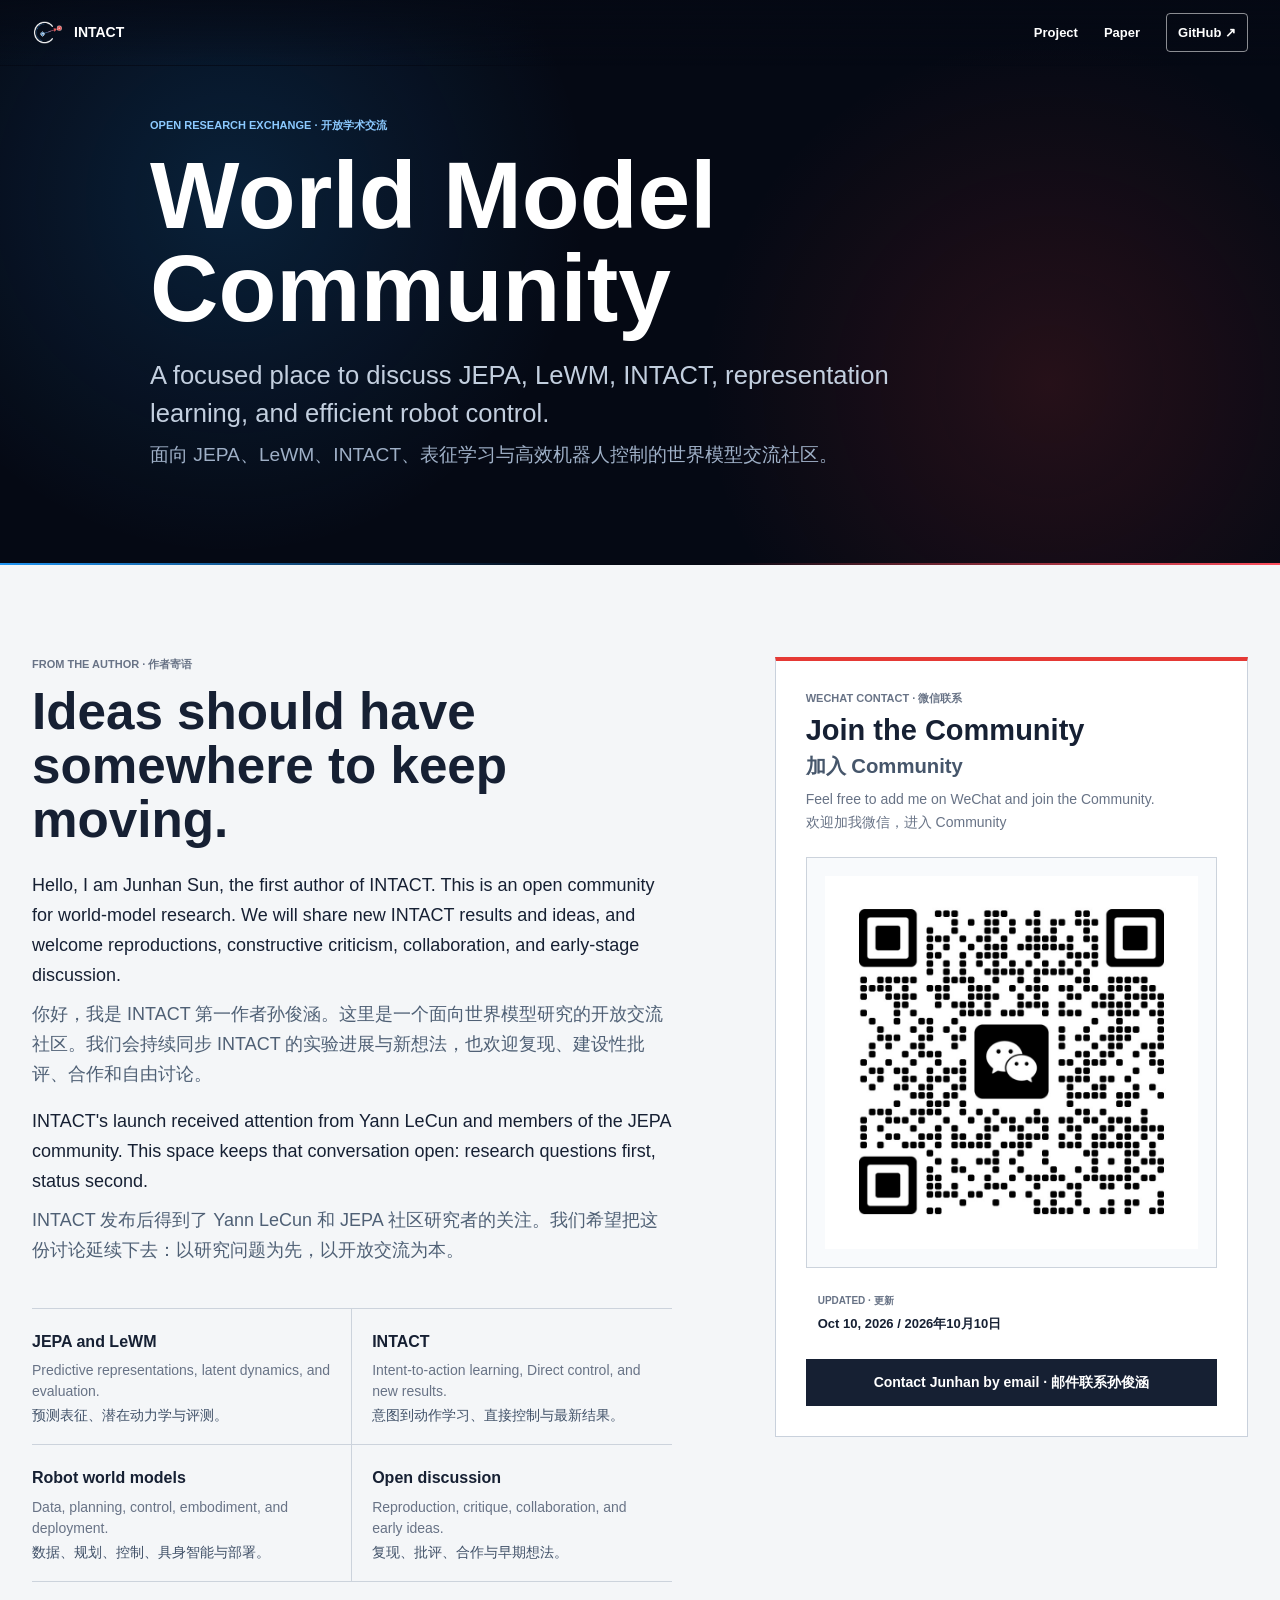
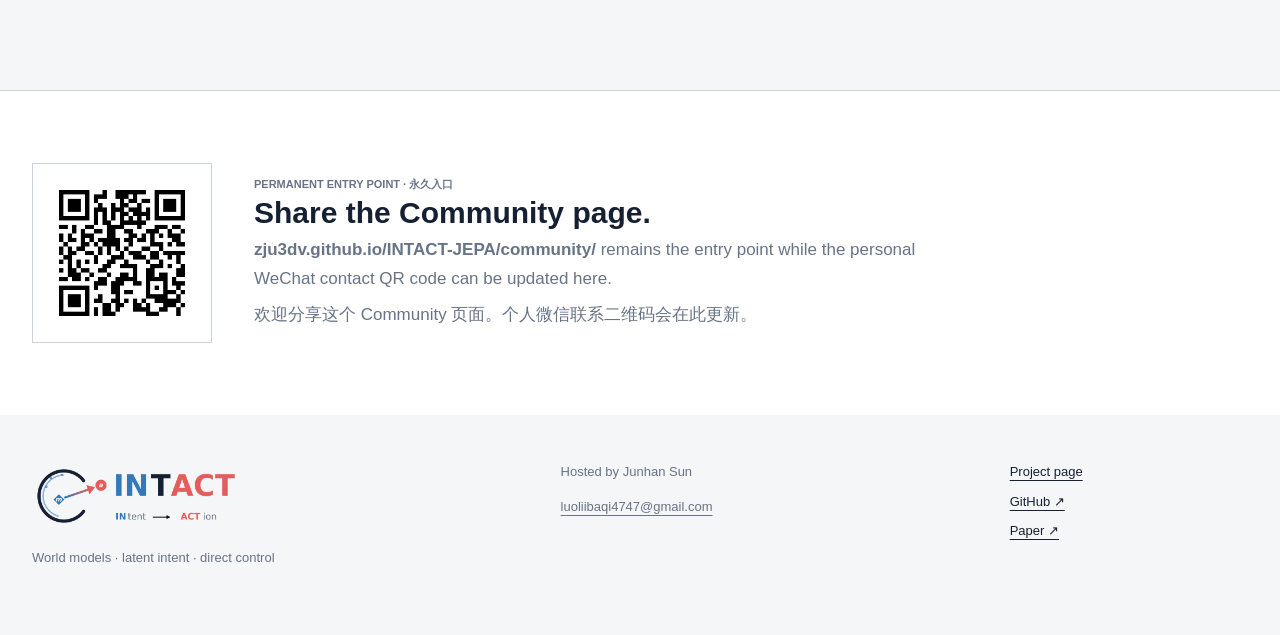
<file: docs/community/index.html>
<!doctype html>
<html lang="en">
  <head>
    <meta charset="utf-8">
    <meta name="viewport" content="width=device-width, initial-scale=1">
    <meta name="robots" content="index,follow">
    <meta name="theme-color" content="#050914">
    <meta name="description" content="Join the INTACT World Model Community for discussions on JEPA, LeWM, representation learning, and robot control.">
    <meta property="og:title" content="INTACT World Model Community">
    <meta property="og:description" content="An open research community for JEPA, LeWM, INTACT, and world-model control.">
    <meta property="og:type" content="website">
    <meta property="og:url" content="https://zju3dv.github.io/INTACT-JEPA/community/">
    <meta property="og:image" content="https://zju3dv.github.io/INTACT-JEPA/assets/intact-social-cover-2k.jpg">
    <title>INTACT World Model Community</title>
    <link rel="icon" href="../assets/intact-mark.png">
    <link rel="canonical" href="https://zju3dv.github.io/INTACT-JEPA/community/">
    <link rel="stylesheet" href="../site.css?v=20260731-1">
    <link rel="stylesheet" href="community.css?v=20261010-1">
    <script src="../site.js?v=20260729-9" defer></script>
    <script src="community.js?v=20261010-1" defer></script>
  </head>
  <body>
    <a class="skip-link" href="#join">Skip to WeChat contact</a>
    <div class="read-progress" aria-hidden="true"><span></span></div>
    <header class="site-header">
      <div class="header-identity">
        <a class="brand" href="../" aria-label="INTACT project home">
          <img src="../assets/intact-mark.png" alt="">
          <span>INTACT</span>
        </a>
      </div>
      <button class="menu-toggle" type="button" aria-label="Open navigation" aria-expanded="false"><span></span><span></span></button>
      <nav class="site-nav" aria-label="Primary navigation">
        <a href="../">Project</a>
        <a href="https://arxiv.org/abs/2607.26056">Paper</a>
        <a class="nav-github" href="https://github.com/zju3dv/INTACT-JEPA">GitHub <span aria-hidden="true">↗</span></a>
      </nav>
    </header>

    <main class="community-page">
      <section class="community-hero">
        <div class="community-hero-inner page-shell">
          <span class="section-kicker">Open research exchange · 开放学术交流</span>
          <h1>World Model Community</h1>
          <p class="lead">A focused place to discuss JEPA, LeWM, INTACT, representation learning, and efficient robot control.</p>
          <p class="lead lead-zh" lang="zh-CN">面向 JEPA、LeWM、INTACT、表征学习与高效机器人控制的世界模型交流社区。</p>
        </div>
      </section>

      <section class="community-content page-shell">
        <div class="community-copy">
          <span class="section-kicker">From the author · 作者寄语</span>
          <h2>Ideas should have somewhere to keep moving.</h2>
          <p>Hello, I am Junhan Sun, the first author of INTACT. This is an open community for world-model research. We will share new INTACT results and ideas, and welcome reproductions, constructive criticism, collaboration, and early-stage discussion.</p>
          <p class="zh-copy" lang="zh-CN">你好，我是 INTACT 第一作者孙俊涵。这里是一个面向世界模型研究的开放交流社区。我们会持续同步 INTACT 的实验进展与新想法，也欢迎复现、建设性批评、合作和自由讨论。</p>
          <p>INTACT's launch received attention from Yann LeCun and members of the JEPA community. This space keeps that conversation open: research questions first, status second.</p>
          <p class="zh-copy" lang="zh-CN">INTACT 发布后得到了 Yann LeCun 和 JEPA 社区研究者的关注。我们希望把这份讨论延续下去：以研究问题为先，以开放交流为本。</p>

          <div class="community-topics" aria-label="Community topics">
            <div><strong>JEPA and LeWM</strong><span>Predictive representations, latent dynamics, and evaluation.</span><span lang="zh-CN">预测表征、潜在动力学与评测。</span></div>
            <div><strong>INTACT</strong><span>Intent-to-action learning, Direct control, and new results.</span><span lang="zh-CN">意图到动作学习、直接控制与最新结果。</span></div>
            <div><strong>Robot world models</strong><span>Data, planning, control, embodiment, and deployment.</span><span lang="zh-CN">数据、规划、控制、具身智能与部署。</span></div>
            <div><strong>Open discussion</strong><span>Reproduction, critique, collaboration, and early ideas.</span><span lang="zh-CN">复现、批评、合作与早期想法。</span></div>
          </div>
        </div>

        <aside id="join" class="community-invite" aria-labelledby="invite-title">
          <span class="section-kicker">WeChat contact · 微信联系</span>
          <h2 id="invite-title">Join the Community<br><span lang="zh-CN">加入 Community</span></h2>
          <p>Feel free to add me on WeChat and join the Community.<br><span lang="zh-CN">欢迎加我微信，进入 Community</span></p>
          <div class="community-invite-frame">
            <img data-community-invite-image src="../assets/community-wechat-current.png?updated=2026-10-10" width="856" height="856" alt="Personal WeChat contact QR code / 个人微信好友二维码">
            <div class="community-placeholder" data-community-placeholder hidden>
              <strong>WeChat contact QR code unavailable</strong>
              <span>Please use the email contact below if the image cannot load.</span>
              <strong lang="zh-CN">微信联系二维码暂不可用</strong>
              <span lang="zh-CN">如果图片无法加载，请通过下方邮箱联系。</span>
            </div>
          </div>
          <div class="community-invite-meta">
            <div><span>Updated · 更新</span><strong data-community-updated>Oct 10, 2026 / 2026年10月10日</strong></div>
          </div>
          <a class="community-contact" href="mailto:luoliibaqi4747@gmail.com?subject=INTACT%20World%20Model%20Community">Contact Junhan by email · 邮件联系孙俊涵</a>
        </aside>
      </section>

      <section class="community-permalink">
        <div class="community-permalink-inner page-shell">
          <img src="../assets/intact-community-page-qr.png" alt="Permanent QR code for the INTACT Community page">
          <div>
            <span class="section-kicker">Permanent entry point · 永久入口</span>
            <h2>Share the Community page.</h2>
            <p><strong>zju3dv.github.io/INTACT-JEPA/community/</strong> remains the entry point while the personal WeChat contact QR code can be updated here.</p>
            <p lang="zh-CN">欢迎分享这个 Community 页面。个人微信联系二维码会在此更新。</p>
          </div>
        </div>
      </section>
    </main>

    <footer class="site-footer">
      <div class="footer-main page-shell">
        <div><img src="../assets/intact-wordmark.png" alt="INTACT"><p>World models · latent intent · direct control</p></div>
        <div><p>Hosted by Junhan Sun</p><p><a href="mailto:luoliibaqi4747@gmail.com">luoliibaqi4747@gmail.com</a></p></div>
        <div><a href="../">Project page</a><a href="https://github.com/zju3dv/INTACT-JEPA">GitHub ↗</a><a href="https://arxiv.org/abs/2607.26056">Paper ↗</a></div>
      </div>
    </footer>
  </body>
</html>
</file>
<file: docs/site.css>
:root {
  color-scheme: light;
  --paper: #f4f6f8;
  --surface: #ffffff;
  --ink: #162033;
  --muted: #687386;
  --line: #ccd3dc;
  --blue: #2196f3;
  --blue-soft: #dcefff;
  --navy: #1a237e;
  --coral: #e53935;
  --coral-soft: #fdecea;
  --green: #198f79;
  --purple: #5637d5;
  --hero-bg: #070b18;
  --content: 1360px;
  --reading: 820px;
}

* {
  box-sizing: border-box;
}

html {
  scroll-behavior: smooth;
  scroll-padding-top: 84px;
}

body {
  margin: 0;
  background: var(--paper);
  color: var(--ink);
  font-family: Inter, ui-sans-serif, -apple-system, BlinkMacSystemFont, "Segoe UI", sans-serif;
  font-size: 17px;
  line-height: 1.66;
  text-rendering: optimizeLegibility;
}

a {
  color: inherit;
  text-decoration-thickness: 1px;
  text-underline-offset: 4px;
}

img {
  display: block;
  max-width: 100%;
}

button,
a {
  -webkit-tap-highlight-color: transparent;
}

.page-shell {
  width: min(calc(100% - 64px), var(--content));
  margin-inline: auto;
}

.reading-shell {
  width: min(calc(100% - 48px), var(--reading));
  margin-inline: auto;
}

.read-progress {
  position: fixed;
  z-index: 100;
  inset: 0 0 auto;
  height: 3px;
  background: transparent;
}

.read-progress span {
  display: block;
  width: 0;
  height: 100%;
  background: var(--coral);
}

.site-header {
  position: sticky;
  z-index: 50;
  top: 0;
  min-height: 66px;
  padding: 0 32px;
  border-bottom: 1px solid rgba(22, 32, 51, 0.14);
  background: rgba(244, 246, 248, 0.94);
  backdrop-filter: blur(14px);
  display: flex;
  align-items: center;
  justify-content: space-between;
}

.brand {
  display: inline-flex;
  align-items: center;
  gap: 10px;
  color: var(--ink);
  text-decoration: none;
  font-size: 14px;
  font-weight: 800;
}

.brand img {
  width: 32px;
  height: 32px;
  object-fit: contain;
}

.header-identity,
.header-affiliations,
.header-affiliations a {
  display: flex;
  align-items: center;
}

.header-identity {
  min-width: 0;
}

.header-affiliations {
  height: 40px;
  margin-left: 24px;
  padding-left: 24px;
  border-left: 1px solid rgba(22, 32, 51, 0.18);
  gap: 22px;
}

.header-affiliations a {
  height: 38px;
  opacity: 0.96;
  text-decoration: none;
  transition: opacity 160ms ease, transform 160ms ease;
}

.header-affiliations a:hover,
.header-affiliations a:focus-visible {
  opacity: 1;
  transform: translateY(-1px);
}

.header-affiliations img {
  width: auto;
  max-width: 102px;
  height: 21px;
  object-fit: contain;
}

.header-affiliations .header-affiliation-seal img {
  width: 34px;
  max-width: none;
  height: 34px;
}

.header-affiliations a:last-child img {
  max-width: 118px;
  height: 23px;
}

.site-nav {
  display: flex;
  align-items: center;
  gap: 26px;
  font-size: 13px;
  font-weight: 650;
}

.site-nav a {
  color: var(--muted);
  text-decoration: none;
}

.site-nav a:hover,
.site-nav a[aria-current="true"] {
  color: var(--ink);
}

.site-nav .nav-github {
  padding: 8px 11px;
  border: 1px solid var(--ink);
  border-radius: 4px;
  color: var(--ink);
}

.menu-toggle {
  display: none;
  width: 40px;
  height: 40px;
  padding: 0;
  border: 0;
  background: transparent;
}

.menu-toggle span {
  display: block;
  width: 22px;
  height: 1px;
  margin: 6px auto;
  background: var(--ink);
}

.article-hero {
  padding-top: 38px;
}

.article-meta {
  display: grid;
  grid-template-columns: repeat(4, 1fr);
  border-top: 1px solid var(--ink);
  border-bottom: 1px solid var(--line);
}

.article-meta div {
  min-width: 0;
  padding: 12px 14px 14px 0;
  border-right: 1px solid var(--line);
}

.article-meta div:not(:first-child) {
  padding-left: 14px;
}

.article-meta div:last-child {
  border-right: 0;
}

.article-meta span,
.article-meta strong,
.section-kicker {
  display: block;
  font-size: 11px;
  line-height: 1.4;
  text-transform: uppercase;
}

.article-meta span,
.section-kicker {
  color: var(--muted);
  font-weight: 750;
}

.article-meta strong {
  margin-top: 7px;
  color: var(--ink);
}

.hero-title {
  display: grid;
  grid-template-columns: minmax(220px, 0.7fr) minmax(0, 1.3fr);
  gap: 58px;
  align-items: end;
  padding: 64px 0 28px;
}

.hero-wordmark {
  width: min(100%, 500px);
}

h1,
h2,
h3,
p {
  margin-top: 0;
}

h1,
h2,
h3 {
  letter-spacing: 0;
  line-height: 1.04;
}

h1 {
  margin-bottom: 0;
  font-size: 68px;
  font-weight: 690;
}

h2 {
  margin: 12px 0 30px;
  font-size: 46px;
  font-weight: 660;
}

h3 {
  font-size: 24px;
}

.hero-deck {
  max-width: 980px;
  margin: 0 0 42px;
  font-size: 28px;
  line-height: 1.3;
  color: #334057;
}

.hero-authors {
  display: grid;
  grid-template-columns: 1fr 1.4fr;
  gap: 48px;
  padding: 18px 0;
  border-top: 1px solid var(--line);
  font-size: 13px;
  line-height: 1.55;
}

.hero-authors p {
  margin: 0;
}

.hero-actions {
  display: flex;
  gap: 10px;
  padding: 20px 0 34px;
}

.hero-actions a,
.hero-actions span {
  padding: 9px 12px;
  border: 1px solid var(--ink);
  border-radius: 4px;
  font-size: 12px;
  font-weight: 750;
  text-decoration: none;
}

.hero-actions .action-muted {
  border-color: var(--line);
  color: var(--muted);
}

.hero-film,
.wide-figure {
  margin: 0 auto;
}

.hero-film video,
.wide-figure img {
  width: 100%;
  border: 1px solid var(--line);
  background: var(--surface);
}

.hero-film video {
  display: block;
  aspect-ratio: 16 / 9;
  object-fit: cover;
}

.research-film {
  margin: 0 auto;
  padding-bottom: 34px;
}

.research-film video {
  display: block;
  width: 100%;
  aspect-ratio: 16 / 9;
  border: 1px solid var(--line);
  background: #f7f9fb;
  object-fit: contain;
}

.action-alignment-viz {
  margin: 0 auto;
  padding-bottom: 86px;
}

.action-alignment-head {
  display: flex;
  align-items: end;
  justify-content: space-between;
  gap: 28px;
  padding: 24px 0 18px;
  border-top: 1px solid var(--ink);
}

.action-alignment-head h3 {
  margin: 7px 0 0;
  font-size: 30px;
}

.action-alignment-head > span {
  color: var(--muted);
  font-size: 12px;
  font-weight: 750;
  text-transform: uppercase;
}

.action-alignment-controls {
  display: grid;
  grid-template-columns: 1.35fr repeat(4, 1fr);
  border-top: 1px solid var(--line);
  border-bottom: 1px solid var(--line);
}

.action-alignment-controls button {
  min-height: 46px;
  border: 0;
  border-right: 1px solid var(--line);
  background: transparent;
  color: var(--muted);
  cursor: pointer;
  font: inherit;
  font-size: 13px;
  font-weight: 750;
}

.action-alignment-controls button:last-child {
  border-right: 0;
}

.action-alignment-controls button[aria-pressed="true"] {
  background: var(--ink);
  color: #ffffff;
}

.action-alignment-stage {
  position: relative;
  height: min(58vh, 610px);
  min-height: 470px;
  overflow: hidden;
  background: #f7f9fb;
}

.action-alignment-stage canvas {
  display: block;
  width: 100%;
  height: 100%;
  cursor: grab;
  touch-action: none;
}

.action-alignment-stage canvas:active {
  cursor: grabbing;
}

.action-alignment-loading,
.action-mode-label,
.action-legend,
.action-reset {
  position: absolute;
}

.action-alignment-loading {
  inset: 50% auto auto 50%;
  transform: translate(-50%, -50%);
  color: var(--muted);
  font-size: 13px;
  font-weight: 750;
}

.action-mode-label {
  top: 24px;
  left: 28px;
  color: var(--ink);
  font-size: 15px;
  font-weight: 800;
  pointer-events: none;
}

.action-reset {
  top: 18px;
  right: 22px;
  width: 40px;
  height: 40px;
  border: 1px solid #aeb9c5;
  border-radius: 4px;
  background: rgba(247, 249, 251, 0.9);
  color: var(--ink);
  cursor: pointer;
  font-size: 21px;
}

.action-legend {
  right: 24px;
  bottom: 20px;
  display: flex;
  gap: 16px;
  padding: 7px 9px;
  background: rgba(247, 249, 251, 0.9);
  color: var(--muted);
  font-size: 11px;
  font-weight: 750;
  pointer-events: none;
}

.action-legend span {
  display: inline-flex;
  align-items: center;
  gap: 6px;
}

.action-legend i {
  width: 9px;
  height: 9px;
  border-radius: 50%;
  background: var(--legend-color);
}

.action-legend b {
  width: 17px;
  height: 1px;
  background: #8793a3;
}

.action-alignment-metrics {
  display: grid;
  grid-template-columns: repeat(3, 1fr);
  border-top: 1px solid var(--line);
  border-bottom: 1px solid var(--ink);
}

.action-alignment-metrics div {
  padding: 15px 18px;
  border-right: 1px solid var(--line);
}

.action-alignment-metrics div:last-child {
  border-right: 0;
}

.action-alignment-metrics span,
.action-alignment-metrics strong {
  display: block;
}

.action-alignment-metrics span {
  color: var(--muted);
  font-size: 11px;
  font-weight: 750;
  text-transform: uppercase;
}

.action-alignment-metrics strong {
  margin-top: 5px;
  color: var(--ink);
  font-size: 22px;
  font-variant-numeric: tabular-nums;
}

.embedded-results {
  padding-bottom: 112px;
}

.embedded-results-head,
.correspondence-head {
  display: flex;
  align-items: end;
  justify-content: space-between;
  gap: 32px;
  padding: 24px 0 20px;
  border-top: 1px solid var(--ink);
}

.embedded-results-head h3,
.correspondence-head h3 {
  margin: 7px 0 0;
  font-size: 30px;
}

.embedded-results-head p {
  margin: 0;
  color: var(--muted);
  font-size: 12px;
  font-weight: 750;
  text-transform: uppercase;
}

.shared-results-scroll {
  overflow-x: auto;
  border-bottom: 1px solid var(--ink);
  outline: none;
}

.shared-results-table {
  min-width: 1040px;
  table-layout: fixed;
  background: var(--surface);
  font-size: 14px;
}

.shared-results-table th,
.shared-results-table td {
  position: relative;
  height: 66px;
  padding: 12px 16px;
  border-right: 1px solid #e1e6ec;
}

.shared-results-table th:first-child {
  position: sticky;
  z-index: 2;
  left: 0;
  width: 292px;
  padding-left: 22px;
  background: var(--surface);
}

.shared-results-table th:last-child,
.shared-results-table td:last-child {
  border-right: 0;
}

.shared-results-table thead th {
  height: 45px;
  padding-block: 8px;
  border-top: 0;
  background: #eef2f6;
  color: #59667a;
  text-align: center;
}

.shared-results-table thead th:first-child {
  z-index: 3;
  background: #eef2f6;
  text-align: left;
}

.shared-results-table tbody th {
  padding-left: 52px;
  text-align: left;
  white-space: normal;
}

.shared-results-table tbody th:first-child {
  padding-left: 52px;
}

.shared-results-table tbody th strong,
.shared-results-table tbody th small {
  display: block;
  line-height: 1.3;
}

.shared-results-table tbody th small {
  margin-top: 3px;
  color: var(--muted);
  font-size: 11px;
  font-weight: 600;
}

.method-swatch {
  position: absolute;
  top: 22px;
  left: 22px;
  width: 16px;
  height: 16px;
  background: var(--method-color);
}

.shared-results-table tbody td {
  overflow: hidden;
  color: var(--ink);
  font-variant-numeric: tabular-nums;
  text-align: center;
}

.shared-results-table tbody td[style]::after {
  position: absolute;
  right: auto;
  bottom: 0;
  left: 0;
  width: calc(var(--score) * 1%);
  height: 4px;
  background: var(--method-color);
  content: "";
}

.shared-results-table tbody td:last-child {
  background: #e8f3fb;
  color: #175e91;
}

.shared-results-table .primary-result th,
.shared-results-table .primary-result td:not(:last-child) {
  background: #fff2f2;
}

.correspondence-viz {
  margin: 0 auto;
  padding-bottom: 72px;
}

.epoch-selector {
  display: grid;
  grid-template-columns: repeat(5, 48px);
  border: 1px solid var(--line);
}

.epoch-selector button {
  min-height: 40px;
  padding: 0;
  border: 0;
  border-right: 1px solid var(--line);
  background: var(--surface);
  color: var(--muted);
  font: inherit;
  font-size: 12px;
  font-weight: 800;
  cursor: pointer;
}

.epoch-selector button:last-child {
  border-right: 0;
}

.epoch-selector button:hover,
.epoch-selector button:focus-visible {
  background: var(--blue-soft);
  color: var(--ink);
  outline: none;
}

.epoch-selector button[aria-pressed="true"] {
  background: var(--ink);
  color: var(--surface);
}

.correspondence-grid {
  display: grid;
  grid-template-columns: minmax(0, 1.45fr) minmax(280px, 0.55fr);
  border-top: 1px solid var(--line);
  border-bottom: 1px solid var(--ink);
}

.correspondence-chart {
  min-width: 0;
  padding: 22px 28px 8px 0;
}

.correspondence-chart svg {
  display: block;
  width: 100%;
  height: auto;
  overflow: visible;
}

.chart-grid line {
  stroke: #d6dde6;
  stroke-width: 1;
}

.chart-grid line:first-child,
.chart-grid line:nth-child(2) {
  stroke: var(--ink);
  stroke-width: 2;
}

.chart-labels text {
  fill: #66748a;
  font-family: inherit;
  font-size: 14px;
}

.chart-labels text:nth-last-child(-n+2) {
  fill: var(--ink);
  font-size: 15px;
  font-weight: 750;
}

.correlation-fit {
  stroke: var(--blue);
  stroke-width: 4;
  stroke-linecap: round;
  opacity: 0.82;
  transition: all 420ms ease;
}

.correlation-point {
  stroke: var(--surface);
  stroke-width: 3;
  transition: cx 420ms ease, cy 420ms ease, opacity 260ms ease;
}

.correspondence-readout {
  display: flex;
  min-width: 0;
  padding: 36px 28px 32px 40px;
  border-left: 1px solid var(--line);
  flex-direction: column;
}

.correspondence-readout > span,
.correspondence-readout div span {
  display: block;
  color: var(--muted);
  font-size: 11px;
  font-weight: 750;
  text-transform: uppercase;
}

.correspondence-readout > strong {
  margin: 4px 0 24px;
  color: var(--ink);
  font-size: 55px;
  line-height: 1;
}

.correspondence-readout div {
  display: flex;
  align-items: baseline;
  justify-content: space-between;
  gap: 24px;
  padding: 15px 0;
  border-top: 1px solid var(--line);
}

.correspondence-readout div strong {
  color: var(--blue);
  font-size: 26px;
  font-variant-numeric: tabular-nums;
}

.correspondence-readout div:nth-of-type(2) strong {
  color: var(--coral);
}

.correspondence-readout div:nth-of-type(3) strong {
  color: var(--green);
}

.correspondence-readout small {
  margin-top: auto;
  padding-top: 22px;
  color: var(--muted);
  font-size: 12px;
}

figcaption {
  max-width: 900px;
  margin: 14px 0 0;
  color: var(--muted);
  font-size: 13px;
  line-height: 1.55;
}

.story-section {
  padding-block: 112px;
}

.story-section p {
  margin-bottom: 24px;
}

.story-section .lead {
  color: #2b374d;
  font-size: 23px;
  line-height: 1.5;
}

.tldr {
  margin-top: 52px;
  padding: 28px 0 10px;
  border-top: 2px solid var(--ink);
  border-bottom: 1px solid var(--line);
}

.tldr h3 {
  color: var(--coral);
}

.tldr ul {
  margin: 0;
  padding: 0 0 18px 22px;
}

.tldr li {
  margin-bottom: 12px;
  padding-left: 8px;
}

.metric-band {
  display: grid;
  grid-template-columns: repeat(5, 1fr);
  border-top: 1px solid var(--ink);
  border-bottom: 1px solid var(--ink);
  background: var(--surface);
}

.metric-band div {
  min-width: 0;
  min-height: 148px;
  padding: 28px;
  border-right: 1px solid var(--line);
  display: flex;
  align-items: center;
  flex-direction: column;
  justify-content: space-between;
  text-align: center;
}

.metric-band div:last-child {
  border-right: 0;
}

.metric-band strong {
  color: var(--coral);
  font-size: 34px;
  line-height: 1;
}

.metric-band span {
  color: var(--muted);
  font-size: 12px;
  font-weight: 700;
  line-height: 1.35;
  text-transform: uppercase;
}

.formula-pair {
  display: grid;
  grid-template-columns: 1fr 1fr;
  margin: 48px 0;
  border-top: 1px solid var(--ink);
  border-bottom: 1px solid var(--ink);
}

.formula-pair > div {
  padding: 26px 18px 28px 0;
}

.formula-pair > div + div {
  padding-left: 24px;
  border-left: 1px solid var(--line);
}

.formula-pair span,
.formula-pair small {
  display: block;
  color: var(--muted);
  font-size: 11px;
  font-weight: 750;
  text-transform: uppercase;
}

.formula-pair code {
  display: block;
  margin: 20px 0;
  color: var(--blue);
  font-family: "SFMono-Regular", Consolas, monospace;
  font-size: 21px;
  white-space: nowrap;
}

.formula-pair > div + div code {
  color: var(--green);
}

.wide-figure {
  padding-bottom: 112px;
}

.concept-band {
  padding: 82px max(32px, calc((100% - var(--content)) / 2));
  background: var(--ink);
  color: var(--surface);
}

.concept-heading {
  display: grid;
  grid-template-columns: 0.55fr 1.45fr;
  gap: 48px;
  align-items: start;
  margin-bottom: 60px;
}

.concept-heading span {
  color: #aeb8c8;
  font-size: 12px;
  font-weight: 750;
  text-transform: uppercase;
}

.concept-heading h2 {
  margin: 0;
}

.concept-grid {
  display: grid;
  grid-template-columns: repeat(4, 1fr);
  border-top: 1px solid #5b6576;
}

.concept-grid div {
  padding: 25px 24px 8px 0;
  border-right: 1px solid #5b6576;
}

.concept-grid div:not(:first-child) {
  padding-left: 24px;
}

.concept-grid div:last-child {
  border-right: 0;
}

.concept-grid strong {
  display: block;
  margin-bottom: 14px;
  color: #ffffff;
  font-size: 15px;
}

.concept-grid p {
  color: #bfc7d3;
  font-size: 14px;
  line-height: 1.55;
}

.geometry-section {
  padding-top: 112px;
  background: #eaf0f4;
}

.geometry-intro {
  padding-bottom: 58px;
}

.geometry-intro .lead {
  color: #2b374d;
  font-size: 23px;
  line-height: 1.5;
}

.geometry-lab {
  border-top: 1px solid rgba(22, 32, 51, 0.2);
  border-bottom: 1px solid rgba(22, 32, 51, 0.2);
  background: #f7f9fb;
}

.geometry-toolbar {
  display: grid;
  grid-template-columns: minmax(420px, 1fr) auto auto;
  align-items: stretch;
  gap: 14px;
  padding-block: 14px;
}

.variant-controls,
.dimension-controls {
  display: flex;
  align-items: stretch;
}

.variant-controls {
  min-width: 0;
  flex: 1;
}

.variant-controls button,
.dimension-controls button {
  min-height: 54px;
  border: 1px solid #aeb9c5;
  border-right: 0;
  background: rgba(255, 255, 255, 0.62);
  color: #526074;
  cursor: pointer;
  font: inherit;
}

.variant-controls button:first-child,
.dimension-controls button:first-child {
  border-radius: 5px 0 0 5px;
}

.variant-controls button:last-child,
.dimension-controls button:last-child {
  border-right: 1px solid #aeb9c5;
  border-radius: 0 5px 5px 0;
}

.variant-controls button {
  width: min(220px, 33.333%);
  padding: 8px 18px;
  text-align: left;
}

.variant-controls button span,
.variant-controls button strong {
  display: block;
  line-height: 1.35;
}

.variant-controls button span {
  color: inherit;
  font-size: 13px;
  font-weight: 750;
}

.variant-controls button strong {
  margin-top: 3px;
  color: #8793a3;
  font-size: 10px;
  font-weight: 700;
  text-transform: uppercase;
}

.variant-controls button[aria-pressed="true"] {
  color: #ffffff;
}

.variant-controls button[aria-pressed="true"] strong {
  color: rgba(255, 255, 255, 0.74);
}

.variant-option-collapse[aria-pressed="true"] {
  border-color: #c74650;
  background: #c74650;
}

.variant-option-partial[aria-pressed="true"] {
  border-color: #377fbd;
  background: #377fbd;
}

.variant-option-complete[aria-pressed="true"] {
  border-color: #16866f;
  background: #16866f;
}

.dimension-controls button {
  width: 58px;
  padding: 0;
  font-size: 12px;
  font-weight: 800;
}

.dimension-controls button:last-child {
  width: 88px;
}

.dimension-controls button[aria-pressed="true"] {
  border-color: var(--ink);
  background: var(--ink);
  color: #ffffff;
}

.geometry-stage {
  position: relative;
  scroll-margin-top: 76px;
  display: grid;
  grid-template-columns: 1fr;
  width: 100%;
  height: min(45vh, 500px);
  min-height: 410px;
  overflow: hidden;
  border: 0;
  background: #f7f9fb;
}

.geometry-view {
  position: relative;
  min-width: 0;
  min-height: 0;
  overflow: hidden;
}

.geometry-stage.mode-3d .geometry-view-2d,
.geometry-stage.mode-2d .geometry-view-3d {
  display: none;
}

.geometry-stage.mode-split {
  grid-template-columns: 1fr 1fr;
}

.geometry-stage.mode-split .geometry-view-2d {
  border-right: 0;
}

.view-label {
  position: absolute;
  top: 20px;
  left: 50%;
  transform: translateX(-50%);
  color: #657388;
  font-size: 10px;
  font-weight: 800;
  letter-spacing: 0;
  text-transform: uppercase;
  pointer-events: none;
}

.geometry-stage canvas {
  display: block;
  width: 100%;
  height: 100%;
  cursor: grab;
  touch-action: none;
}

.geometry-stage canvas:active {
  cursor: grabbing;
}

.viewer-loading {
  position: absolute;
  inset: 50% auto auto 50%;
  transform: translate(-50%, -50%);
  padding: 10px 14px;
  border: 1px solid #bcc6d1;
  border-radius: 4px;
  background: rgba(255, 255, 255, 0.9);
  color: #536174;
  font-size: 12px;
  font-weight: 750;
  pointer-events: none;
}

.geometry-state,
.task-legend {
  position: absolute;
  pointer-events: none;
}

.geometry-state {
  top: 30px;
  left: max(32px, calc((100% - var(--content)) / 2));
  display: flex;
  flex-direction: column;
}

.geometry-state span,
.geometry-metrics span,
.geometry-state small {
  color: #718095;
  font-size: 10px;
  font-weight: 750;
  line-height: 1.4;
  text-transform: uppercase;
}

.geometry-state strong {
  margin: 7px 0 2px;
  color: var(--ink);
  font-size: 38px;
  line-height: 1;
}

.geometry-metrics {
  display: grid;
  grid-template-columns: repeat(3, minmax(96px, 1fr));
  border-top: 1px solid #aeb9c5;
  border-bottom: 1px solid #aeb9c5;
}

.geometry-metrics div {
  min-width: 0;
  padding: 7px 10px 8px;
  border-right: 1px solid #c5ced8;
  background: transparent;
}

.geometry-metrics div:last-child {
  border-right: 0;
}

.geometry-metrics strong {
  display: block;
  margin-top: 3px;
  color: var(--ink);
  font-size: 14px;
  line-height: 1.1;
}

.task-legend {
  right: max(32px, calc((100% - var(--content)) / 2));
  bottom: 24px;
  display: flex;
  gap: 18px;
  padding: 8px 10px;
  background: rgba(247, 249, 251, 0.92);
}

.task-legend span {
  display: inline-flex;
  align-items: center;
  gap: 6px;
  color: #58667a;
  font-size: 10px;
  font-weight: 750;
}

.task-legend i {
  width: 8px;
  height: 8px;
  border-radius: 50%;
  background: var(--task-color);
}

.geometry-timeline {
  display: grid;
  grid-template-columns: 48px 1fr 48px;
  gap: 18px;
  align-items: start;
  padding-block: 22px 18px;
}

.icon-button {
  width: 48px;
  height: 48px;
  padding: 0;
  border: 1px solid var(--ink);
  border-radius: 4px;
  background: var(--ink);
  color: #ffffff;
  cursor: pointer;
  font-size: 16px;
  line-height: 1;
}

.icon-button:hover {
  background: #2c3a50;
}

.icon-button.reset-view {
  border-color: #aeb9c5;
  background: transparent;
  color: var(--ink);
  font-size: 23px;
}

.timeline-track {
  min-width: 0;
  padding-top: 4px;
}

.timeline-track input {
  --timeline-progress: 0%;
  width: 100%;
  height: 22px;
  margin: 0;
  appearance: none;
  background: transparent;
  cursor: ew-resize;
}

.timeline-track input::-webkit-slider-runnable-track {
  height: 4px;
  overflow: hidden;
  border-radius: 2px;
  background: #c7d0da;
}

.timeline-track input::-webkit-slider-thumb {
  width: 18px;
  height: 18px;
  margin-top: -7px;
  appearance: none;
  border: 3px solid #ffffff;
  border-radius: 50%;
  background: var(--coral);
  box-shadow: -100vw 0 0 100vw var(--coral), 0 0 0 1px #a93c42;
}

.timeline-track input::-moz-range-track {
  height: 4px;
  border-radius: 2px;
  background: #c7d0da;
}

.timeline-track input::-moz-range-progress {
  height: 4px;
  border-radius: 2px;
  background: var(--coral);
}

.timeline-track input::-moz-range-thumb {
  width: 14px;
  height: 14px;
  border: 3px solid #ffffff;
  border-radius: 50%;
  background: var(--coral);
  box-shadow: 0 0 0 1px #a93c42;
}

.epoch-ticks {
  display: flex;
  justify-content: space-between;
  margin-top: 3px;
  color: #778599;
  font-size: 9px;
  font-weight: 750;
}

.geometry-caption {
  display: grid;
  grid-template-columns: 1fr 1fr;
  gap: 54px;
  padding-bottom: 24px;
}

.geometry-caption > div:first-child > span,
.geometry-contract strong {
  display: block;
  color: var(--ink);
  font-size: 13px;
  font-weight: 800;
}

.geometry-caption p,
.geometry-contract span {
  display: block;
  margin: 5px 0 0;
  color: #657388;
  font-size: 11px;
  line-height: 1.5;
}

.geometry-contract {
  text-align: right;
}

.geometry-note {
  padding-block: 40px 92px;
}

.geometry-note p {
  margin: 0;
  color: #526074;
  font-size: 13px;
  line-height: 1.65;
}

.result-table-wrap {
  margin: 42px 0 20px;
  overflow-x: auto;
  outline: none;
}

.result-table-wrap table {
  font-size: 17px;
}

.result-table-wrap th,
.result-table-wrap td {
  padding-block: 17px;
}

.result-table-wrap thead th {
  font-size: 13px;
}

table {
  width: 100%;
  border-collapse: collapse;
  font-size: 14px;
}

th,
td {
  padding: 14px 12px;
  border-bottom: 1px solid var(--line);
  text-align: right;
  white-space: nowrap;
}

th:first-child,
td:first-child {
  padding-left: 0;
  text-align: left;
}

thead th {
  border-top: 1px solid var(--ink);
  color: var(--muted);
  font-size: 11px;
  text-transform: uppercase;
}

tbody .macro th,
tbody .macro td {
  border-bottom-color: var(--ink);
  color: var(--coral);
}

.protocol-note {
  color: var(--muted);
  font-size: 13px;
  line-height: 1.55;
}

.evidence-list {
  margin: 46px 0;
  border-top: 1px solid var(--ink);
}

.evidence-list div {
  display: grid;
  grid-template-columns: 130px 1fr;
  gap: 26px;
  align-items: center;
  padding: 18px 0;
  border-bottom: 1px solid var(--line);
}

.evidence-list strong {
  color: var(--purple);
  font-size: 30px;
}

.evidence-list span {
  color: var(--muted);
  font-size: 14px;
}

.release-band {
  padding: 94px 0;
  border-top: 1px solid var(--ink);
  background: var(--blue-soft);
}

.community-band {
  padding: 82px 0;
  border-top: 1px solid var(--line);
  background: #ffffff;
}

.community-band-inner {
  display: grid;
  grid-template-columns: minmax(0, 1.2fr) minmax(340px, 0.8fr);
  gap: clamp(54px, 9vw, 130px);
  align-items: center;
}

.community-band h2 {
  max-width: 720px;
  margin: 10px 0 18px;
  font-size: clamp(40px, 4.5vw, 62px);
  line-height: 1.03;
}

.community-band p {
  max-width: 720px;
  color: var(--muted);
  font-size: 17px;
}

.community-band-action {
  display: inline-flex;
  gap: 10px;
  margin-top: 18px;
  padding-bottom: 5px;
  border-bottom: 2px solid var(--coral);
  color: var(--ink);
  font-weight: 780;
  text-decoration: none;
}

.community-band-action span {
  color: var(--coral);
}

.community-band-qr {
  display: grid;
  grid-template-columns: 150px 1fr;
  gap: 24px;
  padding: 24px;
  align-items: center;
  border: 1px solid var(--line);
  border-top: 4px solid var(--coral);
  color: var(--ink);
  text-decoration: none;
}

.community-band-qr img {
  width: 150px;
}

.community-band-qr strong,
.community-band-qr small {
  display: block;
}

.community-band-qr strong {
  margin-bottom: 5px;
  font-size: 18px;
}

.community-band-qr small {
  color: var(--muted);
  font-size: 13px;
  line-height: 1.45;
}

.release-layout {
  display: grid;
  grid-template-columns: 0.78fr 1.22fr;
  gap: 88px;
}

.release-steps {
  border-top: 1px solid var(--ink);
}

.release-steps div {
  display: grid;
  grid-template-columns: 72px 0.8fr 1.2fr;
  gap: 18px;
  padding: 19px 0;
  border-bottom: 1px solid rgba(22, 32, 51, 0.28);
}

.release-steps span {
  color: var(--blue);
  font-size: 11px;
  font-weight: 800;
  text-transform: uppercase;
}

.release-steps strong {
  font-size: 14px;
}

.release-steps p {
  margin: 0;
  color: #4f5e73;
  font-size: 13px;
  line-height: 1.5;
}

.site-footer {
  display: grid;
  grid-template-columns: 1.2fr 1fr 0.6fr;
  gap: 52px;
  padding-block: 58px;
  font-size: 13px;
}

.site-footer img {
  width: 210px;
  margin-bottom: 16px;
}

.site-footer p {
  color: var(--muted);
}

.site-footer > div:last-child {
  display: flex;
  flex-direction: column;
  gap: 8px;
}

.reveal {
  opacity: 0;
  transform: translateY(18px);
  transition: opacity 500ms ease, transform 500ms ease;
}

.reveal.visible {
  opacity: 1;
  transform: none;
}

@media (max-width: 980px) {
  .community-band-inner {
    grid-template-columns: 1fr;
    gap: 38px;
  }

  .community-band-qr {
    max-width: 540px;
  }

  .hero-title {
    grid-template-columns: 1fr;
    gap: 30px;
  }

  .hero-wordmark {
    width: 420px;
  }

  h1 {
    font-size: 54px;
  }

  .metric-band {
    grid-template-columns: repeat(3, 1fr);
  }

  .metric-band div:nth-child(3) {
    border-right: 0;
  }

  .metric-band div:nth-child(-n+3) {
    border-bottom: 1px solid var(--line);
  }

  .concept-grid {
    grid-template-columns: 1fr 1fr;
  }

  .concept-grid div:nth-child(2) {
    border-right: 0;
  }

  .concept-grid div:nth-child(-n+2) {
    border-bottom: 1px solid #5b6576;
  }

  .release-layout {
    grid-template-columns: 1fr;
    gap: 34px;
  }

  .geometry-stage {
    height: 440px;
  }

  .geometry-toolbar {
    grid-template-columns: 1fr;
  }

  .geometry-metrics {
    grid-template-columns: repeat(3, 1fr);
  }

  .geometry-metrics div {
    padding: 9px 12px;
  }

  .correspondence-grid {
    grid-template-columns: 1fr;
  }

  .correspondence-chart {
    padding-right: 0;
  }

  .correspondence-readout {
    display: grid;
    grid-template-columns: repeat(3, 1fr);
    gap: 0 24px;
    padding: 24px 0;
    border-top: 1px solid var(--line);
    border-left: 0;
  }

  .correspondence-readout > span,
  .correspondence-readout > strong,
  .correspondence-readout small {
    grid-column: 1 / -1;
  }

  .correspondence-readout > strong {
    margin-bottom: 20px;
  }
}

@media (max-width: 760px) {
  .community-band {
    padding: 62px 0;
  }

  .community-band-qr {
    grid-template-columns: 104px 1fr;
    gap: 18px;
    padding: 18px;
  }

  .community-band-qr img {
    width: 104px;
  }

  body {
    font-size: 16px;
  }

  .page-shell {
    width: min(calc(100% - 28px), var(--content));
  }

  .reading-shell {
    width: min(calc(100% - 28px), var(--reading));
  }

  .site-header {
    min-height: 58px;
    padding-inline: 14px;
  }

  .menu-toggle {
    display: block;
  }

  .site-nav {
    position: absolute;
    inset: 58px 0 auto;
    display: none;
    padding: 14px;
    border-bottom: 1px solid var(--line);
    background: var(--paper);
    flex-direction: column;
    align-items: stretch;
    gap: 0;
  }

  .site-nav.open {
    display: flex;
  }

  .site-nav a {
    padding: 12px 4px;
    border-bottom: 1px solid var(--line);
  }

  .site-nav .nav-github {
    margin-top: 10px;
    border: 1px solid var(--ink);
    text-align: center;
  }

  .article-hero {
    padding-top: 18px;
  }

  .article-meta {
    grid-template-columns: 1fr 1fr;
  }

  .article-meta div:nth-child(2) {
    border-right: 0;
  }

  .article-meta div:nth-child(-n+2) {
    border-bottom: 1px solid var(--line);
  }

  .hero-title {
    padding-top: 38px;
  }

  .hero-wordmark {
    width: 270px;
  }

  h1 {
    font-size: 40px;
  }

  h2 {
    font-size: 34px;
  }

  .hero-deck {
    font-size: 21px;
  }

  .hero-authors {
    grid-template-columns: 1fr;
    gap: 8px;
  }

  .hero-actions {
    flex-wrap: wrap;
  }

  .story-section {
    padding-block: 74px;
  }

  .story-section .lead {
    font-size: 19px;
  }

  .geometry-section {
    padding-top: 74px;
  }

  .geometry-intro .lead {
    font-size: 19px;
  }

  .geometry-toolbar {
    grid-template-columns: 1fr;
    gap: 10px;
    padding-block: 14px;
  }

  .variant-controls button {
    min-height: 58px;
    padding-inline: 9px;
  }

  .variant-controls button span {
    font-size: 11px;
  }

  .variant-controls button strong {
    font-size: 8px;
  }

  .dimension-controls button {
    width: 33.333%;
    min-height: 38px;
  }

  .dimension-controls button:last-child {
    width: 33.334%;
  }

  .geometry-stage {
    height: 410px;
    min-height: 410px;
  }

  .geometry-stage.mode-split {
    height: 650px;
    grid-template-columns: 1fr;
    grid-template-rows: 1fr 1fr;
  }

  .geometry-stage.mode-split .geometry-view-2d {
    border-right: 0;
    border-bottom: 0;
  }

  .geometry-state {
    top: 18px;
    left: 14px;
  }

  .geometry-state strong {
    font-size: 29px;
  }

  .geometry-metrics {
    position: static;
    grid-template-columns: repeat(3, minmax(0, 1fr));
  }

  .geometry-metrics div {
    padding: 7px 9px;
  }

  .geometry-metrics span {
    font-size: 8px;
  }

  .geometry-metrics strong {
    font-size: 14px;
  }

  .task-legend {
    right: 14px;
    bottom: 13px;
    left: 14px;
    justify-content: center;
    gap: 12px;
  }

  .task-legend span {
    font-size: 8px;
  }

  .geometry-timeline {
    grid-template-columns: 42px 1fr 42px;
    gap: 10px;
  }

  .icon-button {
    width: 42px;
    height: 42px;
  }

  .geometry-caption {
    grid-template-columns: 1fr;
    gap: 12px;
  }

  .geometry-contract {
    text-align: left;
  }

  .action-alignment-head {
    align-items: start;
    flex-direction: column;
    gap: 8px;
  }

  .action-alignment-controls {
    grid-template-columns: 1fr 1fr;
  }

  .action-alignment-controls button {
    border-bottom: 1px solid var(--line);
  }

  .action-alignment-controls button:first-child {
    grid-column: 1 / -1;
  }

  .action-alignment-stage {
    height: 420px;
    min-height: 420px;
  }

  .action-alignment-metrics div {
    padding-inline: 10px;
  }

  .action-alignment-metrics span {
    font-size: 9px;
  }

  .action-alignment-metrics strong {
    font-size: 18px;
  }

  .metric-band {
    grid-template-columns: 1fr 1fr;
  }

  .metric-band div,
  .metric-band div:nth-child(3) {
    min-height: 122px;
    padding: 20px;
    border-right: 1px solid var(--line);
    border-bottom: 1px solid var(--line);
  }

  .metric-band div:nth-child(even) {
    border-right: 0;
  }

  .metric-band div:last-child {
    grid-column: 1 / -1;
    border-right: 0;
    border-bottom: 0;
  }

  .metric-band strong {
    font-size: 28px;
  }

  .formula-pair {
    grid-template-columns: 1fr;
  }

  .formula-pair > div + div {
    padding-left: 0;
    border-top: 1px solid var(--line);
    border-left: 0;
  }

  .formula-pair code {
    font-size: 17px;
  }

  .wide-figure {
    padding-bottom: 74px;
  }

  .embedded-results {
    padding-bottom: 74px;
  }

  .shared-results-table {
    min-width: 900px;
  }

  .shared-results-table th:first-child {
    width: 220px;
  }

  .embedded-results-head,
  .correspondence-head {
    align-items: stretch;
    flex-direction: column;
    gap: 16px;
  }

  .embedded-results-head h3,
  .correspondence-head h3 {
    font-size: 25px;
  }

  .epoch-selector {
    grid-template-columns: repeat(5, 1fr);
    width: 100%;
  }

  .correspondence-viz {
    padding-bottom: 56px;
  }

  .correspondence-chart {
    padding-top: 14px;
  }

  .chart-labels text {
    font-size: 22px;
  }

  .chart-labels text:nth-last-child(-n+2) {
    font-size: 23px;
  }

  .correspondence-readout {
    grid-template-columns: 1fr;
  }

  .correspondence-readout div,
  .correspondence-readout small {
    grid-column: 1;
  }

  .correspondence-readout > strong {
    font-size: 44px;
  }

  .concept-band {
    padding: 66px 14px;
  }

  .concept-heading,
  .concept-grid {
    grid-template-columns: 1fr;
  }

  .concept-grid div,
  .concept-grid div:not(:first-child) {
    padding: 20px 0 8px;
    border-right: 0;
    border-bottom: 1px solid #5b6576;
  }

  .evidence-list div {
    grid-template-columns: 92px 1fr;
  }

  .release-steps div {
    grid-template-columns: 54px 1fr;
  }

  .release-steps p {
    grid-column: 2;
  }

  .site-footer {
    grid-template-columns: 1fr;
    gap: 20px;
  }
}

/* ===== Immersive project opening ===== */
.site-header {
  position: fixed;
  right: 0;
  left: 0;
  border-bottom-color: transparent;
  background: linear-gradient(180deg, rgba(5, 9, 20, 0.72), rgba(5, 9, 20, 0));
  backdrop-filter: none;
  transition: background-color 180ms ease, border-color 180ms ease, backdrop-filter 180ms ease;
}

.site-header:not(.is-scrolled) .brand,
.site-header:not(.is-scrolled) .site-nav a {
  color: #ffffff;
}

.site-header:not(.is-scrolled) .brand img {
  content: url("assets/intact-mark-light.png");
  filter: none;
}

.site-header:not(.is-scrolled) .header-affiliations {
  border-left-color: rgba(255, 255, 255, 0.26);
}

.site-header:not(.is-scrolled) .header-affiliations img {
  filter: brightness(0) invert(1);
}

.site-header:not(.is-scrolled) .menu-toggle span {
  background: #ffffff;
}

.site-header:not(.is-scrolled) .site-nav .nav-github {
  border-color: rgba(255, 255, 255, 0.54);
}

.site-header.is-scrolled {
  border-bottom-color: rgba(22, 32, 51, 0.14);
  background: rgba(244, 246, 248, 0.94);
  backdrop-filter: blur(14px);
}

@media (min-width: 761px) and (max-width: 1180px) {
  .header-affiliations {
    display: none;
  }
}

@media (max-width: 760px) {
  .site-header {
    min-height: 96px;
    padding-top: 9px;
    align-items: flex-start;
  }

  .header-identity {
    width: calc(100% - 48px);
  }

  .header-affiliations {
    position: absolute;
    top: 51px;
    right: 14px;
    left: 14px;
    display: flex;
    height: 34px;
    margin: 0;
    padding: 0 3px;
    border: 0;
    justify-content: space-between;
    gap: 12px;
  }

  .header-affiliations a {
    height: 30px;
  }

  .header-affiliations img {
    max-width: 72px;
    height: 16px;
  }

  .header-affiliations .header-affiliation-seal img {
    width: 26px;
    height: 26px;
  }

  .header-affiliations a:last-child img {
    max-width: 82px;
    height: 18px;
  }

  .menu-toggle {
    margin-top: 1px;
  }

  .site-nav {
    inset: 96px 0 auto;
  }
}

.hero-band {
  position: relative;
  display: grid;
  min-height: max(720px, calc(100svh - 34px));
  overflow: hidden;
  place-items: center;
  background: #050914;
  color: #ffffff;
  box-shadow: none;
}

.hero-particle-canvas,
.hero-vignette {
  position: absolute;
  inset: 0;
  width: 100%;
  height: 100%;
}

.hero-particle-canvas {
  display: block;
}

.hero-vignette {
  pointer-events: none;
  background:
    radial-gradient(circle at 50% 48%, rgba(5, 9, 20, 0.1) 0 24%, rgba(5, 9, 20, 0.48) 66%, rgba(5, 9, 20, 0.92) 100%),
    linear-gradient(180deg, rgba(5, 9, 20, 0.18), rgba(5, 9, 20, 0.02) 62%, rgba(5, 9, 20, 0.72));
}

.article-hero {
  position: relative;
  z-index: 2;
  display: flex;
  min-height: max(720px, calc(100svh - 34px));
  padding: 104px 0 88px;
  align-items: center;
  flex-direction: column;
  justify-content: center;
  text-align: center;
}

.hero-overline {
  margin-bottom: 24px;
  color: #a8b8cf;
  font-size: 11px;
  font-weight: 800;
  letter-spacing: 0;
  text-transform: uppercase;
}

.hero-title {
  display: flex;
  max-width: 1080px;
  padding: 0;
  align-items: center;
  flex-direction: column;
  gap: 20px;
}

.hero-wordmark {
  width: min(760px, 76vw);
  max-height: 250px;
  object-fit: contain;
}

.article-hero h1 {
  max-width: 1000px;
  color: #ffffff;
  font-size: clamp(32px, 3.2vw, 52px);
  font-weight: 620;
  line-height: 1.08;
}

.article-hero .hero-deck {
  max-width: 870px;
  margin: 24px auto 26px;
  color: #c8d4e6;
  font-size: clamp(18px, 1.55vw, 24px);
  line-height: 1.42;
}

.article-hero .hero-authors {
  display: block;
  max-width: 1120px;
  padding: 17px 0 0;
  border-top: 1px solid rgba(255, 255, 255, 0.18);
  color: #dbe4f1;
  font-size: 13px;
  line-height: 1.55;
}

.hero-author-names {
  margin-bottom: 5px !important;
  color: #ffffff;
  font-size: 16px;
  font-weight: 720;
}

.hero-affiliations {
  color: #a9b8cd;
}

.article-hero .hero-actions {
  justify-content: center;
  padding: 22px 0 0;
}

.article-hero .hero-actions a {
  min-width: 118px;
  padding: 10px 16px;
  border-color: rgba(255, 255, 255, 0.42);
  background: rgba(255, 255, 255, 0.045);
  color: #ffffff;
  backdrop-filter: blur(8px);
}

.article-hero .hero-actions .action-primary {
  border-color: var(--coral);
  background: var(--coral);
}

.hero-scroll-cue {
  position: absolute;
  z-index: 3;
  bottom: 18px;
  left: 50%;
  display: flex;
  transform: translateX(-50%);
  align-items: center;
  color: #a9b8cd;
  flex-direction: column;
  font-size: 10px;
  font-weight: 760;
  gap: 1px;
  text-decoration: none;
  text-transform: uppercase;
}

.hero-scroll-cue b {
  color: #ffffff;
  font-size: 19px;
  font-weight: 400;
}

.project-film-section {
  padding: 64px 0 98px;
  background: #050914;
  color: #d8e2f0;
}

.project-film-section .hero-film video {
  border-color: rgba(255, 255, 255, 0.16);
  background: #050914;
}

.project-film-section .hero-film figcaption {
  border-top-color: rgba(255, 255, 255, 0.17);
  color: #9fafc4;
}

.film-resolution-links {
  display: inline-flex;
  gap: 7px;
  margin-left: 10px;
  vertical-align: baseline;
}

.film-resolution-links::before {
  content: "Download";
  align-self: center;
  color: #9fafc4;
  font-size: 0.82em;
  font-weight: 650;
}

.film-resolution-links a {
  padding: 2px 7px;
  border: 1px solid rgba(255, 255, 255, 0.28);
  border-radius: 3px;
  color: #d8e2f0;
  font-size: 0.82em;
  font-weight: 750;
  text-decoration: none;
}

.film-resolution-links a:hover {
  border-color: var(--coral);
  color: #ff7274;
}

.project-film-section .hero-film figcaption strong {
  color: #ffffff;
}

@media (max-width: 760px) {
  .site-header:not(.is-scrolled) .site-nav.open {
    border-bottom-color: rgba(255, 255, 255, 0.18);
    background: rgba(5, 9, 20, 0.97);
  }

  .site-header:not(.is-scrolled) .site-nav.open a {
    border-bottom-color: rgba(255, 255, 255, 0.14);
    color: #ffffff;
  }

  .hero-band,
  .article-hero {
    min-height: max(700px, calc(100svh - 24px));
  }

  .article-hero {
    padding: 86px 0 78px;
  }

  .hero-overline {
    margin-bottom: 16px;
    font-size: 9px;
  }

  .hero-title {
    gap: 15px;
  }

  .hero-wordmark {
    width: min(340px, 90vw);
  }

  .article-hero h1 {
    font-size: clamp(28px, 9vw, 38px);
  }

  .article-hero .hero-deck {
    margin-block: 18px 20px;
    font-size: 17px;
  }

  .article-hero .hero-authors {
    padding-top: 13px;
    font-size: 10px;
  }

  .hero-author-names {
    font-size: 13px;
  }

  .article-hero .hero-actions {
    gap: 7px;
    padding-top: 17px;
  }

  .article-hero .hero-actions a {
    min-width: 0;
    padding: 8px 10px;
    font-size: 10px;
  }

  .hero-scroll-cue {
    bottom: 9px;
  }

  .project-film-section {
    padding: 28px 0 58px;
  }
}

@media (prefers-reduced-motion: reduce) {
  html {
    scroll-behavior: auto;
  }

  .reveal {
    opacity: 1;
    transform: none;
    transition: none;
  }
}

/* Skip-to-content link (keyboard accessibility). */
.skip-link {
  position: absolute;
  left: -999px;
  top: 0;
  z-index: 1000;
  padding: 10px 16px;
  background: #162033;
  color: #f4f6f8;
  border-radius: 0 0 8px 0;
  text-decoration: none;
  font-weight: 600;
}

.skip-link:focus {
  left: 0;
}

/* ===== Dark hero band: 4-task SNE background, red/black/blue brand ===== */
.hero-band {
  position: relative;
  background-color: var(--hero-bg);
  background-image:
    linear-gradient(115deg, rgba(7, 11, 24, 0.94) 0%, rgba(7, 11, 24, 0.48) 40%, rgba(10, 15, 30, 0.82) 100%),
    url("assets/hero-sne-bg.jpg");
  background-size: cover;
  background-position: center center;
  color: #f6f8fc;
  border-bottom: 1px solid #05070f;
  box-shadow: inset 0 -140px 180px -70px rgba(7, 11, 24, 0.92);
}

.article-hero {
  position: relative;
  z-index: 1;
  padding-top: 50px;
}

.article-hero .article-meta {
  border-top-color: rgba(255, 255, 255, 0.28);
  border-bottom-color: rgba(255, 255, 255, 0.14);
}

.article-hero .article-meta div {
  border-right-color: rgba(255, 255, 255, 0.12);
}

.article-hero .article-meta span,
.article-hero .section-kicker {
  color: #9fb0cc;
}

.article-hero .article-meta strong {
  color: #ffffff;
}

.article-hero h1 {
  color: #ffffff;
}

.article-hero .hero-deck {
  color: #ccd6ea;
}

.article-hero .hero-authors {
  border-top-color: rgba(255, 255, 255, 0.14);
  color: #d4dcea;
}

.article-hero .hero-actions a,
.article-hero .hero-actions span {
  border-color: rgba(255, 255, 255, 0.34);
  color: #ffffff;
  background: rgba(255, 255, 255, 0.04);
}

.article-hero .hero-actions a:hover {
  border-color: var(--blue);
  color: #ffffff;
  background: rgba(33, 150, 243, 0.22);
}

.article-hero .hero-actions .action-muted {
  background: var(--coral);
  border-color: var(--coral);
  color: #ffffff;
}

.article-hero .hero-actions .action-muted:hover {
  background: #c02824;
  border-color: #c02824;
  color: #ffffff;
}

.article-hero .hero-film video {
  border-color: rgba(255, 255, 255, 0.16);
  background: #0a0f1e;
}

/* ===== Viewer polish: brand-aligned controls, stable HUD, hover/focus, responsive ===== */
.variant-option-collapse[aria-pressed="true"] { border-color: var(--coral); background: var(--coral); }
.variant-option-partial[aria-pressed="true"] { border-color: var(--blue); background: var(--blue); }
.variant-option-complete[aria-pressed="true"] { border-color: var(--navy); background: var(--navy); }

.variant-controls button,
.dimension-controls button {
  transition: background-color .15s ease, color .15s ease, border-color .15s ease;
}

.variant-controls button:not([aria-pressed="true"]):hover,
.dimension-controls button:not([aria-pressed="true"]):hover {
  background: rgba(33, 150, 243, 0.12);
  color: var(--ink);
}

.variant-controls button:focus-visible,
.dimension-controls button:focus-visible {
  outline: 2px solid var(--blue);
  outline-offset: -2px;
}

/* Stop the numeric readouts from jittering as they update. */
.geometry-state strong,
.geometry-metrics strong,
.geometry-state small {
  font-variant-numeric: tabular-nums;
}

/* Brand accent stripe across the three metric cells. */
.geometry-metrics div { border-top: 2px solid transparent; }
.geometry-metrics div:nth-child(1) { border-top-color: var(--coral); }
.geometry-metrics div:nth-child(2) { border-top-color: var(--blue); }
.geometry-metrics div:nth-child(3) { border-top-color: var(--navy); }

@media (max-width: 760px) {
  .geometry-stage { height: 410px; min-height: 410px; }
  .geometry-stage.mode-split { height: 650px; }
  .geometry-metrics { grid-template-columns: repeat(3, minmax(0, 1fr)); }
  .geometry-metrics div { padding: 8px 10px 9px; }
  .geometry-metrics strong { font-size: 14px; }
  .geometry-state strong { font-size: 30px; }
}

/* Keep the interactive canvas, rather than the legacy raster, as the hero surface. */
.hero-band {
  background-color: #050914;
  background-image: none;
  border-bottom: 0;
  box-shadow: none;
}

.article-hero {
  z-index: 2;
  padding: 104px 0 88px;
}

.article-hero .hero-actions a span {
  min-width: 0;
  padding: 0;
  border: 0;
  background: transparent;
  backdrop-filter: none;
}

@media (max-width: 760px) {
  .article-hero {
    padding: 86px 0 78px;
  }
}

/* ===== Editorial tightening and full-width project film ===== */
.hero-vignette {
  background:
    radial-gradient(circle at 50% 48%, rgba(5, 9, 20, 0.03) 0 30%, rgba(5, 9, 20, 0.35) 68%, rgba(5, 9, 20, 0.86) 100%),
    linear-gradient(180deg, rgba(5, 9, 20, 0.11), rgba(5, 9, 20, 0.01) 64%, rgba(5, 9, 20, 0.65));
}

.project-film-section {
  padding: 0 0 72px;
}

.project-film-section .hero-film {
  position: relative;
  width: 100%;
  max-width: none;
}

.project-film-section .hero-film video {
  width: 100%;
  max-height: calc(100svh - 20px);
  border: 0;
  object-fit: cover;
}

.film-play-fallback {
  position: absolute;
  z-index: 3;
  top: min(50%, calc(100svh / 2));
  left: 50%;
  display: grid;
  width: 58px;
  height: 58px;
  padding: 0 0 0 4px;
  transform: translate(-50%, -50%);
  place-items: center;
  border: 1px solid rgba(255, 255, 255, 0.72);
  border-radius: 50%;
  background: rgba(5, 9, 20, 0.72);
  color: #ffffff;
  cursor: pointer;
  font-size: 22px;
  backdrop-filter: blur(10px);
}

.film-play-fallback[hidden] {
  display: none;
}

.project-film-section .hero-film figcaption {
  width: min(calc(100% - 64px), var(--content));
  max-width: none;
  margin: 0 auto;
  padding: 18px 0 0;
}

.story-section {
  padding-block: 88px;
}

.wide-figure,
.embedded-results,
.correspondence-viz,
.action-alignment-viz {
  padding-bottom: 82px;
}

/* ===== Native controller figure ===== */
.controller-figure {
  margin: 0 auto;
  padding: 10px 0 86px;
}

.controller-figure-head {
  display: grid;
  grid-template-columns: minmax(0, 1.15fr) minmax(300px, 0.85fr);
  gap: 72px;
  align-items: end;
  padding: 26px 0 24px;
  border-top: 1px solid var(--ink);
}

.controller-figure-head h3 {
  margin: 8px 0 0;
  font-size: clamp(31px, 3vw, 46px);
}

.controller-figure-head p {
  margin: 0;
  color: var(--muted);
  font-size: 17px;
  line-height: 1.55;
}

.controller-charts {
  display: grid;
  grid-template-columns: minmax(0, 1.08fr) minmax(0, 0.92fr);
  border-top: 1px solid var(--line);
  border-bottom: 1px solid var(--ink);
  background: var(--surface);
}

.controller-charts > section {
  min-width: 0;
  padding: 28px 32px 30px;
}

.controller-charts > section + section {
  border-left: 1px solid var(--line);
}

.controller-panel-title {
  display: flex;
  align-items: flex-start;
  gap: 14px;
}

.controller-panel-title > span {
  color: var(--coral);
  font-size: 12px;
  font-weight: 850;
}

.controller-panel-title strong,
.controller-panel-title small {
  display: block;
}

.controller-panel-title strong {
  color: var(--ink);
  font-size: 20px;
  line-height: 1.15;
}

.controller-panel-title small {
  margin-top: 5px;
  color: var(--muted);
  font-size: 11px;
  font-weight: 720;
  text-transform: uppercase;
}

.controller-legend {
  display: flex;
  justify-content: flex-end;
  gap: 18px;
  margin: 18px 0 4px;
  color: #4d5a6d;
  font-size: 11px;
  font-weight: 720;
}

.controller-legend span {
  display: inline-flex;
  align-items: center;
  gap: 7px;
}

.controller-legend i {
  width: 19px;
  height: 7px;
}

.inverse-swatch {
  background: #087bb7;
}

.intact-swatch {
  background: var(--coral);
}

.lewm-swatch {
  background: #667383;
}

.native-bar-chart {
  position: relative;
  height: 350px;
  padding: 22px 0 36px 45px;
}

.bar-grid {
  position: absolute;
  inset: 22px 0 36px 0;
  display: flex;
  justify-content: space-between;
  flex-direction: column;
  pointer-events: none;
}

.bar-grid::before,
.bar-grid span {
  border-top: 1px solid #dde3ea;
}

.bar-grid::before {
  position: absolute;
  right: 0;
  bottom: 0;
  left: 45px;
  content: "";
}

.bar-grid span {
  position: relative;
  display: block;
  border-top: 0;
  color: #7a8698;
  font-size: 10px;
  line-height: 0;
  text-align: left;
}

.bar-grid span::after {
  position: absolute;
  top: 0;
  right: 0;
  left: 45px;
  border-top: 1px solid #dde3ea;
  content: "";
}

.bar-groups {
  position: absolute;
  inset: 22px 0 0 45px;
  display: grid;
  grid-template-columns: repeat(4, minmax(0, 1fr));
  gap: 14px;
}

.bar-group {
  display: grid;
  min-width: 0;
  height: 328px;
  grid-template-rows: 292px 36px;
}

.bar-group > span {
  align-self: end;
  color: #26344a;
  font-size: 12px;
  font-weight: 760;
  text-align: center;
}

.bars {
  display: flex;
  height: 292px;
  align-items: end;
  justify-content: center;
  gap: 4px;
}

.bar {
  position: relative;
  display: block;
  width: min(34px, 38%);
  height: var(--value);
  min-height: 12px;
  transform: scaleY(0.02);
  transform-origin: bottom;
  transition: transform 900ms cubic-bezier(.2, .75, .25, 1);
}

.controller-figure.visible .bar {
  transform: scaleY(1);
}

.bar.inverse {
  background: linear-gradient(180deg, #1197d5, #096a9d);
}

.bar.lewm {
  background: linear-gradient(180deg, #788596, #4c5867);
}

.bar.intact {
  background: linear-gradient(180deg, #f05a60, #c93545);
  transition-delay: 120ms;
}

.bar b {
  position: absolute;
  right: 0;
  bottom: 7px;
  left: 0;
  color: #ffffff;
  font-size: 9px;
  font-style: normal;
  font-weight: 820;
  text-align: center;
}

.bar em {
  position: absolute;
  top: -25px;
  left: 50%;
  color: var(--coral);
  font-size: 11px;
  font-style: normal;
  font-weight: 850;
  transform: translateX(-50%);
  white-space: nowrap;
}

.controller-search-panel {
  position: relative;
}

.native-search-chart {
  display: block;
  width: 100%;
  margin-top: 2px;
  overflow: visible;
}

.search-grid line,
.search-axis line {
  stroke: #dce3eb;
  stroke-width: 1;
}

.search-grid text,
.search-axis text {
  fill: #7a8698;
  font-family: inherit;
  font-size: 11px;
}

.search-trend {
  fill: none;
  stroke: #c4ccd7;
  stroke-dasharray: 5 6;
  stroke-width: 2;
}

.search-point line {
  stroke-width: 2;
}

.search-point circle {
  stroke: #ffffff;
  stroke-width: 3;
}

.search-point text {
  font-family: inherit;
  font-size: 13px;
  font-weight: 760;
}

.direct-point line,
.direct-point circle {
  fill: var(--coral);
  stroke: var(--coral);
}

.direct-point circle {
  stroke: #ffffff;
}

.direct-point text {
  fill: var(--coral);
}

.guarded-point line,
.guarded-point circle {
  fill: #df9900;
  stroke: #df9900;
}

.guarded-point circle {
  stroke: #ffffff;
}

.guarded-point text {
  fill: #c48600;
}

.cem-point line,
.cem-point circle {
  fill: #8d98a6;
  stroke: #8d98a6;
}

.cem-point circle {
  stroke: #ffffff;
}

.cem-point text {
  fill: #788493;
}

.search-verdict {
  display: flex;
  margin: -4px 0 0 64px;
  align-items: baseline;
  color: var(--muted);
  gap: 10px;
}

.search-verdict strong {
  color: var(--purple);
  font-size: 23px;
}

.search-verdict span {
  font-size: 12px;
  font-weight: 700;
  text-transform: uppercase;
}

.controller-figure figcaption {
  max-width: none;
  margin-top: 16px;
}

/* ===== Release and affiliations ===== */
.release-band {
  padding: 76px 0;
}

.release-layout {
  grid-template-columns: minmax(300px, 0.7fr) minmax(0, 1.3fr);
  gap: 64px;
}

.release-layout h2 {
  max-width: 500px;
  font-size: clamp(39px, 4vw, 54px);
}

.release-steps div {
  grid-template-columns: 72px minmax(180px, 0.9fr) minmax(0, 1.1fr);
  gap: 22px;
  padding: 23px 0;
  align-items: start;
}

.release-steps span {
  font-size: 12px;
}

.release-steps strong {
  font-size: 17px;
  line-height: 1.35;
}

.release-steps p {
  font-size: 15px;
  line-height: 1.55;
}

.site-footer {
  display: block;
  padding: 0;
  font-size: 13px;
}

.footer-affiliations {
  display: grid;
  grid-template-columns: 180px 1fr;
  gap: 42px;
  padding-block: 38px;
  align-items: center;
  border-bottom: 1px solid var(--line);
}

.footer-affiliations > span {
  color: var(--muted);
  font-size: 11px;
  font-weight: 780;
  text-transform: uppercase;
}

.footer-affiliations > div {
  display: flex;
  align-items: center;
  gap: clamp(42px, 7vw, 100px);
}

.footer-affiliations a {
  display: inline-flex;
  align-items: center;
  text-decoration: none;
}

.footer-affiliations img {
  width: auto;
  height: 42px;
  margin: 0;
  object-fit: contain;
}

.footer-affiliations a:first-child img {
  height: 37px;
}

.site-footer > div.footer-main:last-child {
  display: grid;
  grid-template-columns: 1.2fr 1fr 0.6fr;
  gap: 52px;
  padding-block: 46px 54px;
}

.footer-main > div:first-child img {
  width: 210px;
  margin-bottom: 16px;
}

.footer-main > div:last-child {
  display: flex;
  flex-direction: column;
  gap: 8px;
}

@media (max-width: 980px) {
  .controller-figure-head {
    grid-template-columns: 1fr;
    gap: 18px;
  }

  .controller-charts {
    grid-template-columns: 1fr;
  }

  .controller-charts > section + section {
    border-top: 1px solid var(--line);
    border-left: 0;
  }

  .release-layout {
    grid-template-columns: 1fr;
    gap: 30px;
  }
}

@media (max-width: 760px) {
  .project-film-section {
    padding: 0 0 48px;
  }

  .project-film-section .hero-film figcaption {
    width: min(calc(100% - 32px), var(--content));
    padding-top: 13px;
  }

  .story-section {
    padding-block: 66px;
  }

  .wide-figure,
  .embedded-results,
  .correspondence-viz,
  .action-alignment-viz,
  .controller-figure {
    padding-bottom: 62px;
  }

  .controller-figure-head {
    padding-top: 20px;
  }

  .controller-figure-head h3 {
    font-size: 31px;
  }

  .controller-figure-head p {
    font-size: 15px;
  }

  .controller-charts > section {
    padding: 22px 14px 25px;
  }

  .controller-legend {
    align-items: flex-end;
    flex-direction: column;
    gap: 5px;
  }

  .native-bar-chart {
    height: 320px;
    padding-left: 30px;
  }

  .bar-grid::before,
  .bar-grid span::after,
  .bar-groups {
    left: 30px;
  }

  .bar-groups {
    gap: 5px;
  }

  .bar-group {
    height: 298px;
    grid-template-rows: 264px 34px;
  }

  .bars {
    height: 264px;
    gap: 2px;
  }

  .bar {
    width: min(27px, 45%);
  }

  .bar b {
    font-size: 8px;
  }

  .bar-group > span {
    font-size: 9px;
  }

  .search-verdict {
    display: block;
    margin: 2px 0 0 24px;
  }

  .search-verdict strong,
  .search-verdict span {
    display: block;
  }

  .search-verdict strong {
    white-space: nowrap;
  }

  .search-verdict span {
    margin-top: 2px;
    font-size: 10px;
  }

  .release-band {
    padding: 58px 0;
  }

  .release-layout h2 {
    font-size: 38px;
  }

  .release-steps div {
    grid-template-columns: 54px 1fr;
    gap: 8px 14px;
    padding: 19px 0;
  }

  .release-steps p {
    grid-column: 2;
    font-size: 14px;
  }

  .footer-affiliations {
    grid-template-columns: 1fr;
    gap: 20px;
    padding-block: 30px;
  }

  .footer-affiliations > div {
    align-items: flex-start;
    flex-direction: column;
    gap: 24px;
  }

  .footer-affiliations img {
    max-width: 260px;
    height: 36px;
  }

  .footer-affiliations a:first-child img {
    height: 31px;
  }

  .site-footer > div.footer-main:last-child {
    grid-template-columns: 1fr;
    gap: 26px;
    padding-block: 34px 44px;
  }
}
</file>
<file: docs/community/community.css>
.community-page {
  min-height: 100vh;
  background: #f4f6f8;
}

.community-hero {
  position: relative;
  overflow: hidden;
  padding: 118px 0 96px;
  background:
    radial-gradient(circle at 18% 35%, rgba(33, 150, 243, 0.17), transparent 32%),
    radial-gradient(circle at 82% 68%, rgba(229, 57, 53, 0.15), transparent 31%),
    #050914;
  color: #fff;
}

.community-hero::after {
  position: absolute;
  inset: auto 0 0;
  height: 2px;
  background: linear-gradient(90deg, #2196f3, transparent 44%, transparent 56%, #ff4f5e);
  content: "";
}

.community-hero-inner {
  position: relative;
  z-index: 1;
  max-width: 980px;
}

.community-hero .section-kicker {
  color: #8ccaff;
}

.community-hero h1 {
  max-width: 900px;
  margin: 16px 0 22px;
  font-size: clamp(52px, 7.4vw, 96px);
  line-height: 0.98;
  letter-spacing: 0;
}

.community-hero .lead {
  max-width: 760px;
  margin: 0;
  color: #c3cfdf;
  font-size: clamp(19px, 2vw, 26px);
  line-height: 1.48;
}

.community-hero .lead-zh {
  margin-top: 8px;
  color: #9fb0c7;
  font-size: clamp(16px, 1.5vw, 21px);
}

.community-content {
  display: grid;
  grid-template-columns: minmax(0, 1.15fr) minmax(320px, 0.85fr);
  gap: clamp(48px, 8vw, 112px);
  padding-block: 92px 108px;
  align-items: start;
}

.community-copy h2 {
  max-width: 720px;
  margin: 12px 0 24px;
  font-size: clamp(36px, 4vw, 58px);
  line-height: 1.06;
}

.community-copy > p {
  max-width: 720px;
  font-size: 18px;
}

.community-copy .zh-copy {
  margin-top: -9px;
  color: #4f6075;
}

.community-topics {
  display: grid;
  grid-template-columns: repeat(2, minmax(0, 1fr));
  margin-top: 42px;
  border-top: 1px solid var(--line);
}

.community-topics div {
  min-height: 118px;
  padding: 20px 20px 18px 0;
  border-bottom: 1px solid var(--line);
}

.community-topics div:nth-child(odd) {
  border-right: 1px solid var(--line);
}

.community-topics div:nth-child(even) {
  padding-left: 20px;
}

.community-topics strong,
.community-topics span {
  display: block;
}

.community-topics span[lang="zh-CN"] {
  margin-top: 3px;
  color: #405168;
}

.community-topics strong {
  margin-bottom: 5px;
  color: #162033;
  font-size: 16px;
}

.community-topics span {
  color: var(--muted);
  font-size: 14px;
  line-height: 1.5;
}

.community-invite {
  position: sticky;
  top: 94px;
  padding: 30px;
  border: 1px solid #c9d1dc;
  border-top: 4px solid #e53935;
  background: #fff;
}

.community-invite h2 {
  margin: 7px 0 8px;
  font-size: 29px;
  line-height: 1.15;
}

.community-invite h2 span {
  color: #46566b;
  font-size: 0.7em;
  font-weight: 650;
}

.community-invite > p {
  margin: 0 0 22px;
  color: var(--muted);
  font-size: 14px;
}

.community-invite-frame {
  display: grid;
  min-height: 360px;
  padding: 18px;
  place-items: center;
  border: 1px solid var(--line);
  background: #f8fafc;
}

.community-invite-frame img {
  width: 100%;
  height: auto;
  max-height: 520px;
  object-fit: contain;
}

.community-invite-frame img[hidden] {
  display: none;
}

.community-placeholder {
  max-width: 260px;
  text-align: center;
}

.community-placeholder strong,
.community-placeholder span {
  display: block;
}

.community-placeholder strong {
  color: #162033;
  font-size: 18px;
}

.community-placeholder strong[lang="zh-CN"] {
  margin-top: 22px;
}

.community-placeholder span {
  margin-top: 6px;
  color: var(--muted);
  font-size: 13px;
}

.community-invite-meta {
  display: grid;
  grid-template-columns: 1fr;
  gap: 1px;
  margin-top: 14px;
  background: var(--line);
}

.community-invite-meta div {
  padding: 11px 12px;
  background: #fff;
}

.community-invite-meta span,
.community-invite-meta strong {
  display: block;
}

.community-invite-meta span {
  color: var(--muted);
  font-size: 10px;
  font-weight: 760;
  text-transform: uppercase;
}

.community-invite-meta strong {
  margin-top: 3px;
  color: #162033;
  font-size: 13px;
}

.community-contact {
  display: block;
  margin-top: 14px;
  padding: 12px 16px;
  background: #162033;
  color: #fff;
  font-size: 14px;
  font-weight: 760;
  text-align: center;
  text-decoration: none;
}

.community-contact:hover {
  background: #e53935;
}

.community-permalink {
  padding: 72px 0;
  border-top: 1px solid var(--line);
  background: #fff;
}

.community-permalink-inner {
  display: grid;
  grid-template-columns: 180px 1fr;
  gap: 42px;
  align-items: center;
}

.community-permalink img {
  width: 180px;
  border: 1px solid var(--line);
}

.community-permalink h2 {
  margin: 5px 0 8px;
  font-size: 30px;
}

.community-permalink p {
  max-width: 700px;
  margin: 0;
  color: var(--muted);
  overflow-wrap: anywhere;
}

.community-permalink p + p {
  margin-top: 8px;
}

@media (max-width: 820px) {
  .community-hero {
    padding: 94px 0 70px;
  }

  .community-content {
    grid-template-columns: 1fr;
    padding-block: 64px 72px;
  }

  .community-invite {
    position: static;
  }
}

@media (max-width: 560px) {
  .community-topics {
    grid-template-columns: 1fr;
  }

  .community-topics div:nth-child(odd) {
    border-right: 0;
  }

  .community-topics div:nth-child(even) {
    padding-left: 0;
  }

  .community-permalink-inner {
    grid-template-columns: 110px minmax(0, 1fr);
    gap: 22px;
  }

  .community-permalink img {
    width: 110px;
  }
}
</file>
